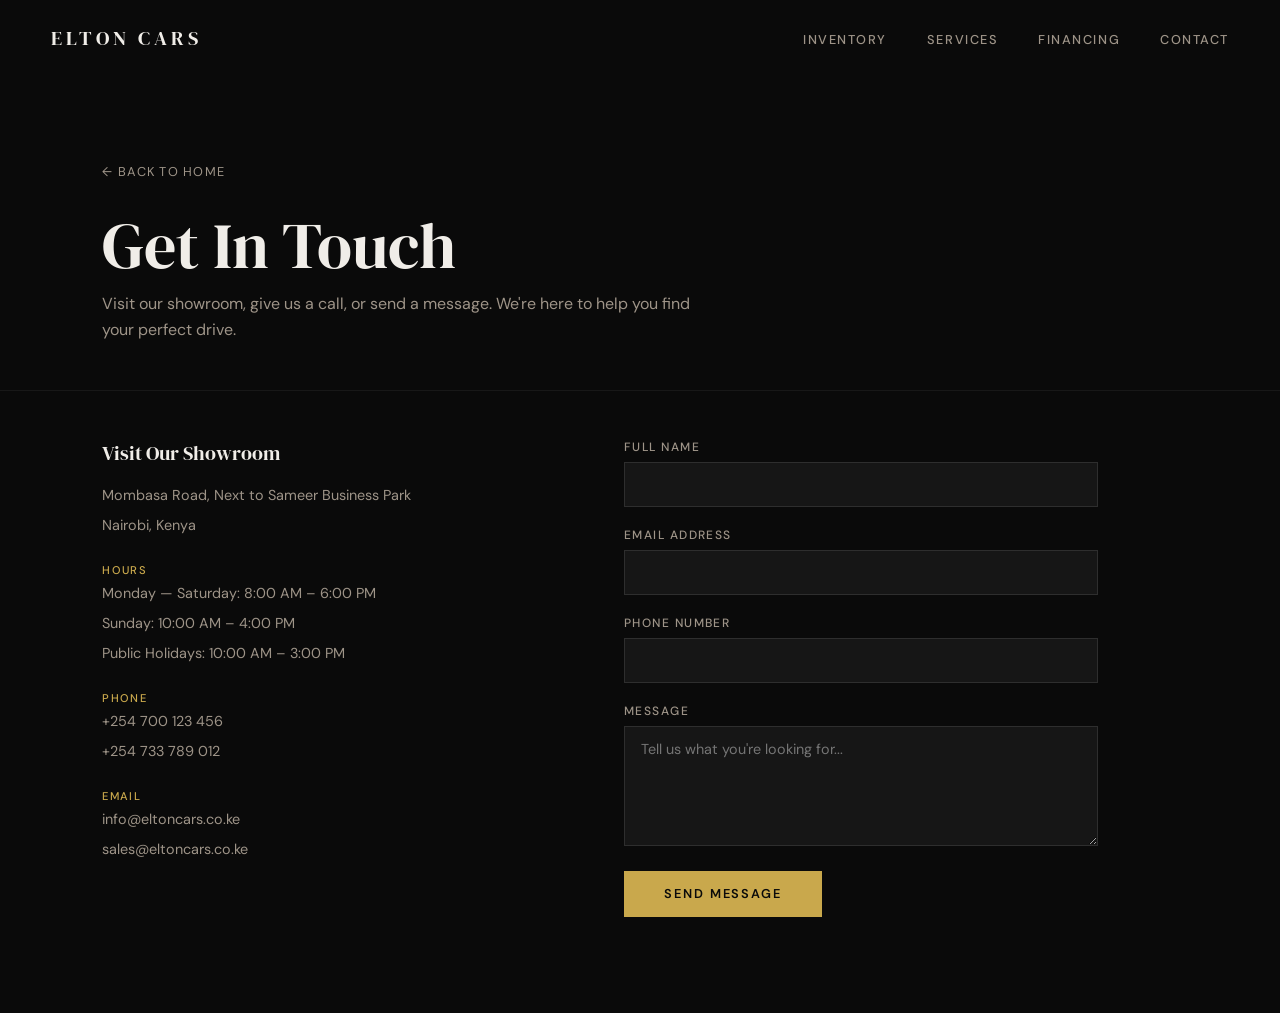
<file: contact.html>
<!DOCTYPE html>
<html lang="en">
<head>
  <meta charset="UTF-8">
  <meta name="viewport" content="width=device-width, initial-scale=1.0">
  <title>Contact — Elton Cars Kenya</title>
  <link rel="preconnect" href="https://fonts.googleapis.com">
  <link rel="preconnect" href="https://fonts.gstatic.com" crossorigin>
  <link href="https://fonts.googleapis.com/css2?family=DM+Serif+Display:ital@0;1&family=DM+Sans:ital,opsz,wght@0,9..40,300;0,9..40,500;0,9..40,600;0,9..40,700;1,9..40,400&display=swap" rel="stylesheet">
  <link rel="stylesheet" href="css/style.css">
  <link rel="stylesheet" href="css/pages.css">
</head>
<body>
  <header class="site-header">
    <nav>
      <a href="index.html" class="logo">ELTON CARS</a>
      <input type="checkbox" id="nav-toggle" class="nav-toggle">
      <label for="nav-toggle" class="nav-burger" aria-label="Toggle navigation menu">
        <span></span>
        <span></span>
        <span></span>
      </label>
      <ul class="nav-links">
        <li><a href="inventory.html">Inventory</a></li>
        <li><a href="services.html">Services</a></li>
        <li><a href="financing.html">Financing</a></li>
        <li><a href="contact.html">Contact</a></li>
      </ul>
    </nav>
  </header>

  <main class="page">
    <section class="page-hero">
      <a href="index.html" class="back-link">&larr; Back to Home</a>
      <h1>Get In Touch</h1>
      <p>Visit our showroom, give us a call, or send a message. We're here to help you find your perfect drive.</p>
    </section>

    <section class="page-content">
      <div class="contact-grid">
        <div class="contact-info">
          <h3>Visit Our Showroom</h3>
          <p>Mombasa Road, Next to Sameer Business Park</p>
          <p>Nairobi, Kenya</p>

          <span class="label">Hours</span>
          <p>Monday — Saturday: 8:00 AM – 6:00 PM</p>
          <p>Sunday: 10:00 AM – 4:00 PM</p>
          <p>Public Holidays: 10:00 AM – 3:00 PM</p>

          <span class="label">Phone</span>
          <p>+254 700 123 456</p>
          <p>+254 733 789 012</p>

          <span class="label">Email</span>
          <p>info@eltoncars.co.ke</p>
          <p>sales@eltoncars.co.ke</p>
        </div>

        <div class="contact-form">
          <form onsubmit="event.preventDefault(); alert('Thank you. We will get back to you shortly.');">
            <label for="name">Full Name</label>
            <input type="text" id="name" required>

            <label for="email">Email Address</label>
            <input type="email" id="email" required>

            <label for="phone">Phone Number</label>
            <input type="tel" id="phone">

            <label for="message">Message</label>
            <textarea id="message" placeholder="Tell us what you're looking for..." required></textarea>

            <button type="submit">Send Message</button>
          </form>
        </div>
      </div>
    </section>
  </main>
</body>
</html>
</file>
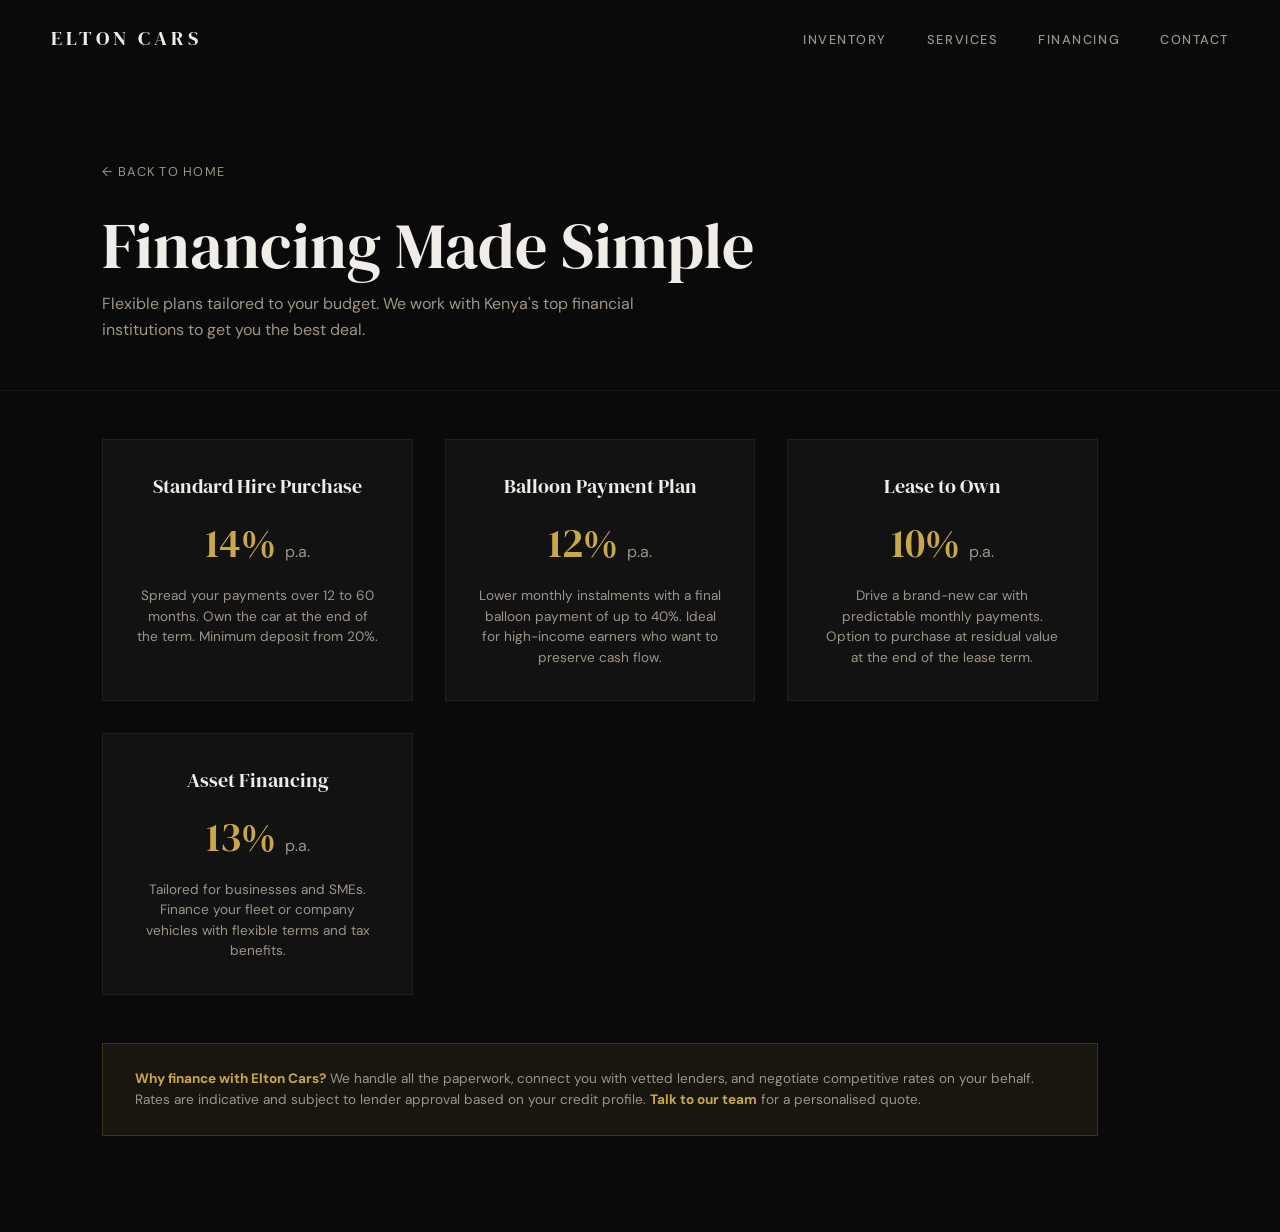
<file: financing.html>
<!DOCTYPE html>
<html lang="en">
<head>
  <meta charset="UTF-8">
  <meta name="viewport" content="width=device-width, initial-scale=1.0">
  <title>Financing — Elton Cars Kenya</title>
  <link rel="preconnect" href="https://fonts.googleapis.com">
  <link rel="preconnect" href="https://fonts.gstatic.com" crossorigin>
  <link href="https://fonts.googleapis.com/css2?family=DM+Serif+Display:ital@0;1&family=DM+Sans:ital,opsz,wght@0,9..40,300;0,9..40,500;0,9..40,600;0,9..40,700;1,9..40,400&display=swap" rel="stylesheet">
  <link rel="stylesheet" href="css/style.css">
  <link rel="stylesheet" href="css/pages.css">
</head>
<body>
  <header class="site-header">
    <nav>
      <a href="index.html" class="logo">ELTON CARS</a>
      <input type="checkbox" id="nav-toggle" class="nav-toggle">
      <label for="nav-toggle" class="nav-burger" aria-label="Toggle navigation menu">
        <span></span>
        <span></span>
        <span></span>
      </label>
      <ul class="nav-links">
        <li><a href="inventory.html">Inventory</a></li>
        <li><a href="services.html">Services</a></li>
        <li><a href="financing.html">Financing</a></li>
        <li><a href="contact.html">Contact</a></li>
      </ul>
    </nav>
  </header>

  <main class="page">
    <section class="page-hero">
      <a href="index.html" class="back-link">&larr; Back to Home</a>
      <h1>Financing Made Simple</h1>
      <p>Flexible plans tailored to your budget. We work with Kenya's top financial institutions to get you the best deal.</p>
    </section>

    <section class="page-content">
      <div class="finance-grid">
        <div class="finance-card">
          <h3>Standard Hire Purchase</h3>
          <div class="rate">14% <span>p.a.</span></div>
          <p>Spread your payments over 12 to 60 months. Own the car at the end of the term. Minimum deposit from 20%.</p>
        </div>

        <div class="finance-card">
          <h3>Balloon Payment Plan</h3>
          <div class="rate">12% <span>p.a.</span></div>
          <p>Lower monthly instalments with a final balloon payment of up to 40%. Ideal for high-income earners who want to preserve cash flow.</p>
        </div>

        <div class="finance-card">
          <h3>Lease to Own</h3>
          <div class="rate">10% <span>p.a.</span></div>
          <p>Drive a brand-new car with predictable monthly payments. Option to purchase at residual value at the end of the lease term.</p>
        </div>

        <div class="finance-card">
          <h3>Asset Financing</h3>
          <div class="rate">13% <span>p.a.</span></div>
          <p>Tailored for businesses and SMEs. Finance your fleet or company vehicles with flexible terms and tax benefits.</p>
        </div>
      </div>

      <div class="finance-note">
        <strong>Why finance with Elton Cars?</strong> We handle all the paperwork, connect you with vetted lenders, and negotiate competitive rates on your behalf. Rates are indicative and subject to lender approval based on your credit profile. <strong>Talk to our team</strong> for a personalised quote.
      </div>
    </section>
  </main>
</body>
</html>
</file>
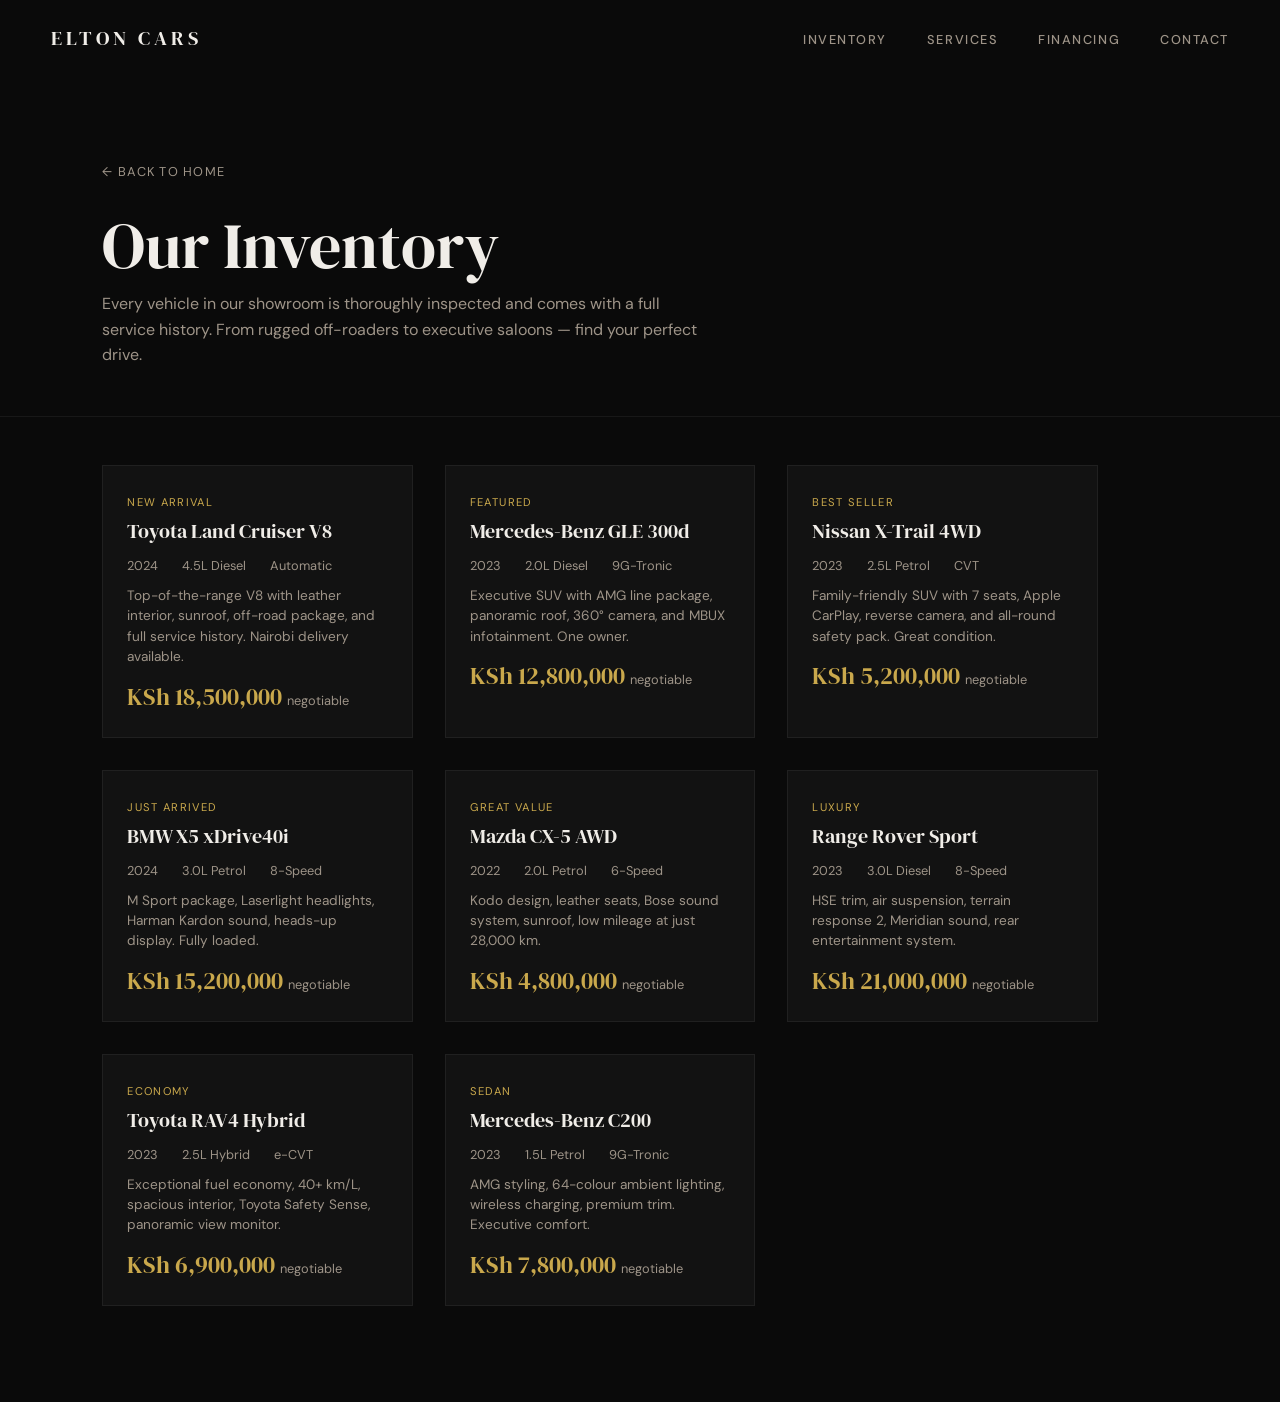
<file: inventory.html>
<!DOCTYPE html>
<html lang="en">
<head>
  <meta charset="UTF-8">
  <meta name="viewport" content="width=device-width, initial-scale=1.0">
  <title>Inventory — Elton Cars Kenya</title>
  <link rel="preconnect" href="https://fonts.googleapis.com">
  <link rel="preconnect" href="https://fonts.gstatic.com" crossorigin>
  <link href="https://fonts.googleapis.com/css2?family=DM+Serif+Display:ital@0;1&family=DM+Sans:ital,opsz,wght@0,9..40,300;0,9..40,500;0,9..40,600;0,9..40,700;1,9..40,400&display=swap" rel="stylesheet">
  <link rel="stylesheet" href="css/style.css">
  <link rel="stylesheet" href="css/pages.css">
</head>
<body>
  <header class="site-header">
    <nav>
      <a href="index.html" class="logo">ELTON CARS</a>
      <input type="checkbox" id="nav-toggle" class="nav-toggle">
      <label for="nav-toggle" class="nav-burger" aria-label="Toggle navigation menu">
        <span></span>
        <span></span>
        <span></span>
      </label>
      <ul class="nav-links">
        <li><a href="inventory.html">Inventory</a></li>
        <li><a href="services.html">Services</a></li>
        <li><a href="financing.html">Financing</a></li>
        <li><a href="contact.html">Contact</a></li>
      </ul>
    </nav>
  </header>

  <main class="page">
    <section class="page-hero">
      <a href="index.html" class="back-link">&larr; Back to Home</a>
      <h1>Our Inventory</h1>
      <p>Every vehicle in our showroom is thoroughly inspected and comes with a full service history. From rugged off-roaders to executive saloons — find your perfect drive.</p>
    </section>

    <section class="page-content">
      <div class="inventory-grid">
        <div class="car-card">
          <div class="car-card-body">
            <span class="car-tag">New arrival</span>
            <h3>Toyota Land Cruiser V8</h3>
            <div class="car-specs">
              <span>2024</span>
              <span>4.5L Diesel</span>
              <span>Automatic</span>
            </div>
            <p style="color:var(--text-muted);font-size:0.85rem;line-height:1.5;margin-top:0.5rem;">Top-of-the-range V8 with leather interior, sunroof, off-road package, and full service history. Nairobi delivery available.</p>
            <div class="car-price">KSh 18,500,000 <span>negotiable</span></div>
          </div>
        </div>

        <div class="car-card">
          <div class="car-card-body">
            <span class="car-tag">Featured</span>
            <h3>Mercedes-Benz GLE 300d</h3>
            <div class="car-specs">
              <span>2023</span>
              <span>2.0L Diesel</span>
              <span>9G-Tronic</span>
            </div>
            <p style="color:var(--text-muted);font-size:0.85rem;line-height:1.5;margin-top:0.5rem;">Executive SUV with AMG line package, panoramic roof, 360&deg; camera, and MBUX infotainment. One owner.</p>
            <div class="car-price">KSh 12,800,000 <span>negotiable</span></div>
          </div>
        </div>

        <div class="car-card">
          <div class="car-card-body">
            <span class="car-tag">Best seller</span>
            <h3>Nissan X-Trail 4WD</h3>
            <div class="car-specs">
              <span>2023</span>
              <span>2.5L Petrol</span>
              <span>CVT</span>
            </div>
            <p style="color:var(--text-muted);font-size:0.85rem;line-height:1.5;margin-top:0.5rem;">Family-friendly SUV with 7 seats, Apple CarPlay, reverse camera, and all-round safety pack. Great condition.</p>
            <div class="car-price">KSh 5,200,000 <span>negotiable</span></div>
          </div>
        </div>

        <div class="car-card">
          <div class="car-card-body">
            <span class="car-tag">Just arrived</span>
            <h3>BMW X5 xDrive40i</h3>
            <div class="car-specs">
              <span>2024</span>
              <span>3.0L Petrol</span>
              <span>8-Speed</span>
            </div>
            <p style="color:var(--text-muted);font-size:0.85rem;line-height:1.5;margin-top:0.5rem;">M Sport package, Laserlight headlights, Harman Kardon sound, heads-up display. Fully loaded.</p>
            <div class="car-price">KSh 15,200,000 <span>negotiable</span></div>
          </div>
        </div>

        <div class="car-card">
          <div class="car-card-body">
            <span class="car-tag">Great value</span>
            <h3>Mazda CX-5 AWD</h3>
            <div class="car-specs">
              <span>2022</span>
              <span>2.0L Petrol</span>
              <span>6-Speed</span>
            </div>
            <p style="color:var(--text-muted);font-size:0.85rem;line-height:1.5;margin-top:0.5rem;">Kodo design, leather seats, Bose sound system, sunroof, low mileage at just 28,000 km.</p>
            <div class="car-price">KSh 4,800,000 <span>negotiable</span></div>
          </div>
        </div>

        <div class="car-card">
          <div class="car-card-body">
            <span class="car-tag">Luxury</span>
            <h3>Range Rover Sport</h3>
            <div class="car-specs">
              <span>2023</span>
              <span>3.0L Diesel</span>
              <span>8-Speed</span>
            </div>
            <p style="color:var(--text-muted);font-size:0.85rem;line-height:1.5;margin-top:0.5rem;">HSE trim, air suspension, terrain response 2, Meridian sound, rear entertainment system.</p>
            <div class="car-price">KSh 21,000,000 <span>negotiable</span></div>
          </div>
        </div>

        <div class="car-card">
          <div class="car-card-body">
            <span class="car-tag">Economy</span>
            <h3>Toyota RAV4 Hybrid</h3>
            <div class="car-specs">
              <span>2023</span>
              <span>2.5L Hybrid</span>
              <span>e-CVT</span>
            </div>
            <p style="color:var(--text-muted);font-size:0.85rem;line-height:1.5;margin-top:0.5rem;">Exceptional fuel economy, 40+ km/L, spacious interior, Toyota Safety Sense, panoramic view monitor.</p>
            <div class="car-price">KSh 6,900,000 <span>negotiable</span></div>
          </div>
        </div>

        <div class="car-card">
          <div class="car-card-body">
            <span class="car-tag">Sedan</span>
            <h3>Mercedes-Benz C200</h3>
            <div class="car-specs">
              <span>2023</span>
              <span>1.5L Petrol</span>
              <span>9G-Tronic</span>
            </div>
            <p style="color:var(--text-muted);font-size:0.85rem;line-height:1.5;margin-top:0.5rem;">AMG styling, 64-colour ambient lighting, wireless charging, premium trim. Executive comfort.</p>
            <div class="car-price">KSh 7,800,000 <span>negotiable</span></div>
          </div>
        </div>
      </div>
    </section>
  </main>
</body>
</html>
</file>
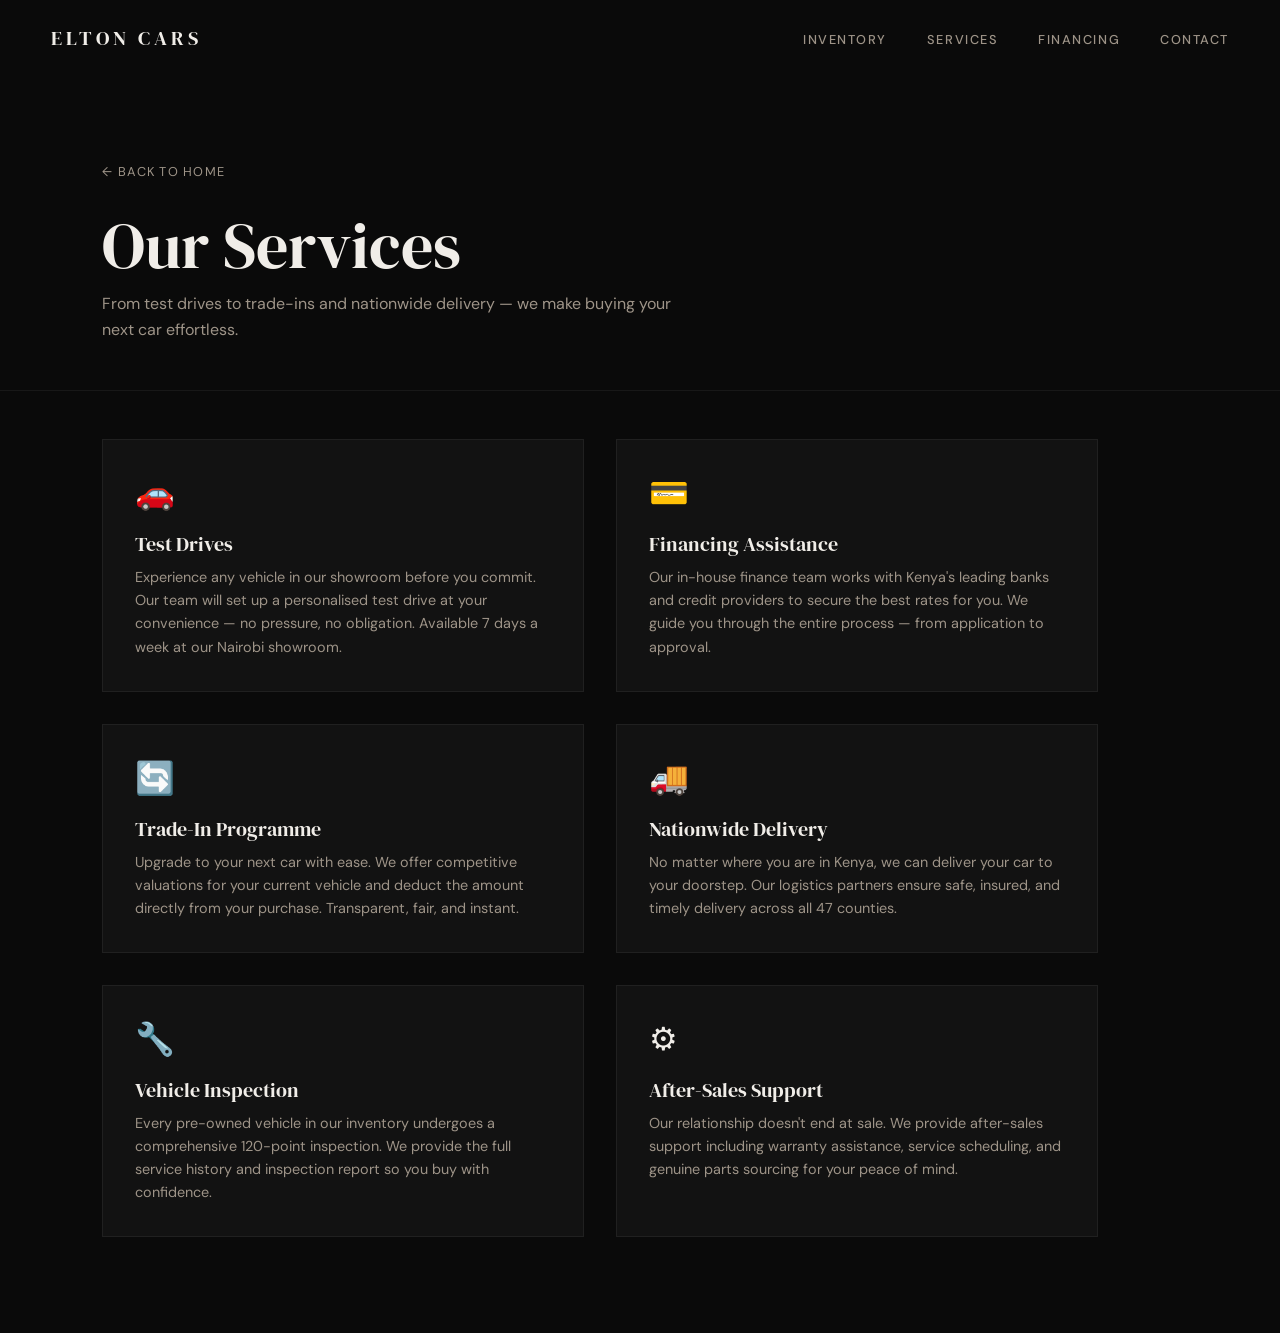
<file: services.html>
<!DOCTYPE html>
<html lang="en">
<head>
  <meta charset="UTF-8">
  <meta name="viewport" content="width=device-width, initial-scale=1.0">
  <title>Services — Elton Cars Kenya</title>
  <link rel="preconnect" href="https://fonts.googleapis.com">
  <link rel="preconnect" href="https://fonts.gstatic.com" crossorigin>
  <link href="https://fonts.googleapis.com/css2?family=DM+Serif+Display:ital@0;1&family=DM+Sans:ital,opsz,wght@0,9..40,300;0,9..40,500;0,9..40,600;0,9..40,700;1,9..40,400&display=swap" rel="stylesheet">
  <link rel="stylesheet" href="css/style.css">
  <link rel="stylesheet" href="css/pages.css">
</head>
<body>
  <header class="site-header">
    <nav>
      <a href="index.html" class="logo">ELTON CARS</a>
      <input type="checkbox" id="nav-toggle" class="nav-toggle">
      <label for="nav-toggle" class="nav-burger" aria-label="Toggle navigation menu">
        <span></span>
        <span></span>
        <span></span>
      </label>
      <ul class="nav-links">
        <li><a href="inventory.html">Inventory</a></li>
        <li><a href="services.html">Services</a></li>
        <li><a href="financing.html">Financing</a></li>
        <li><a href="contact.html">Contact</a></li>
      </ul>
    </nav>
  </header>

  <main class="page">
    <section class="page-hero">
      <a href="index.html" class="back-link">&larr; Back to Home</a>
      <h1>Our Services</h1>
      <p>From test drives to trade-ins and nationwide delivery — we make buying your next car effortless.</p>
    </section>

    <section class="page-content">
      <div class="service-list">
        <div class="service-item">
          <span class="icon">&#128663;</span>
          <h3>Test Drives</h3>
          <p>Experience any vehicle in our showroom before you commit. Our team will set up a personalised test drive at your convenience — no pressure, no obligation. Available 7 days a week at our Nairobi showroom.</p>
        </div>

        <div class="service-item">
          <span class="icon">&#128179;</span>
          <h3>Financing Assistance</h3>
          <p>Our in-house finance team works with Kenya's leading banks and credit providers to secure the best rates for you. We guide you through the entire process — from application to approval.</p>
        </div>

        <div class="service-item">
          <span class="icon">&#128260;</span>
          <h3>Trade-In Programme</h3>
          <p>Upgrade to your next car with ease. We offer competitive valuations for your current vehicle and deduct the amount directly from your purchase. Transparent, fair, and instant.</p>
        </div>

        <div class="service-item">
          <span class="icon">&#128666;</span>
          <h3>Nationwide Delivery</h3>
          <p>No matter where you are in Kenya, we can deliver your car to your doorstep. Our logistics partners ensure safe, insured, and timely delivery across all 47 counties.</p>
        </div>

        <div class="service-item">
          <span class="icon">&#128295;</span>
          <h3>Vehicle Inspection</h3>
          <p>Every pre-owned vehicle in our inventory undergoes a comprehensive 120-point inspection. We provide the full service history and inspection report so you buy with confidence.</p>
        </div>

        <div class="service-item">
          <span class="icon">&#9881;</span>
          <h3>After-Sales Support</h3>
          <p>Our relationship doesn't end at sale. We provide after-sales support including warranty assistance, service scheduling, and genuine parts sourcing for your peace of mind.</p>
        </div>
      </div>
    </section>
  </main>
</body>
</html>
</file>
<file: css/style.css>
:root {
  --bg-light: #f5f3f0;
  --bg-dark: #0a0a0a;
  --bg-accent: #1a1510;
  --text-on-light: #0a0a0a;
  --text-on-dark: #f0ede8;
  --text-muted: #9e9488;
  --accent: #c9a84c;
  --accent-dim: #a08530;
  --font-display: 'DM Serif Display', serif;
  --font-body: 'DM Sans', sans-serif;
  --section-label: #9e9488;
  --overlay-opacity: 0.9;
}

*, *::before, *::after {
  margin: 0;
  padding: 0;
  box-sizing: border-box;
}

html {
  scroll-behavior: auto;
}

body {
  font-family: var(--font-body);
  background: var(--bg-dark);
  color: var(--text-on-dark);
  overflow-x: hidden;
  -webkit-font-smoothing: antialiased;
  -moz-osx-font-smoothing: grayscale;
  -webkit-tap-highlight-color: transparent;
}

/* ─── Loader ─── */
#loader {
  position: fixed;
  inset: 0;
  z-index: 1000;
  display: flex;
  flex-direction: column;
  align-items: center;
  justify-content: center;
  background: var(--bg-dark);
  color: var(--text-on-dark);
  font-family: var(--font-display);
  transition: opacity 0.8s ease, visibility 0.8s ease;
}

#loader.hidden {
  opacity: 0;
  visibility: hidden;
  pointer-events: none;
}

.loader-brand {
  font-size: 2rem;
  letter-spacing: 0.3em;
  margin-bottom: 2rem;
  color: var(--accent);
}

#loader-bar-track {
  width: 240px;
  height: 2px;
  background: rgba(255,255,255,0.1);
  border-radius: 2px;
  overflow: hidden;
}

#loader-bar {
  width: 0%;
  height: 100%;
  background: var(--accent);
  border-radius: 2px;
  transition: width 0.3s ease;
}

#loader-percent {
  margin-top: 1rem;
  font-size: 0.75rem;
  letter-spacing: 0.15em;
  font-family: var(--font-body);
  color: var(--text-muted);
}

/* ─── Site Header ─── */
.site-header {
  position: fixed;
  top: 0;
  left: 0;
  right: 0;
  z-index: 100;
  padding: 1.5rem 4vw;
  pointer-events: none;
}

.site-header nav {
  display: flex;
  justify-content: space-between;
  align-items: center;
  pointer-events: auto;
}

.logo {
  font-family: var(--font-display);
  font-size: 1.25rem;
  letter-spacing: 0.2em;
  color: var(--text-on-dark);
  text-decoration: none;
}

.nav-links {
  display: flex;
  gap: 2.5rem;
  list-style: none;
}

.nav-toggle {
  display: none;
}

.nav-burger {
  display: none;
}

.nav-links a {
  color: var(--text-muted);
  text-decoration: none;
  font-size: 0.8rem;
  letter-spacing: 0.12em;
  text-transform: uppercase;
  transition: color 0.3s ease;
  font-weight: 500;
}

.nav-links a:hover {
  color: var(--accent);
}

/* ─── Hero Standalone ─── */
.hero-standalone {
  position: fixed;
  top: 0;
  left: 0;
  width: 100%;
  height: 100vh;
  height: 100dvh;
  z-index: 10;
  display: flex;
  align-items: center;
  justify-content: center;
  background: var(--bg-dark);
  pointer-events: none;
}

.hero-content {
  text-align: center;
  max-width: 800px;
  padding: 0 4vw;
}

.hero-standalone .section-label {
  font-family: var(--font-body);
  font-size: 0.7rem;
  letter-spacing: 0.2em;
  text-transform: uppercase;
  color: var(--text-muted);
  margin-bottom: 1.5rem;
  display: block;
}

.hero-heading {
  font-family: var(--font-display);
  font-size: clamp(3.5rem, 10vw, 10rem);
  line-height: 0.9;
  color: var(--text-on-dark);
  margin-bottom: 1.5rem;
  font-weight: 400;
}

.hero-heading .word {
  display: inline-block;
}

.hero-tagline {
  font-size: 1rem;
  letter-spacing: 0.15em;
  text-transform: uppercase;
  color: var(--accent);
  font-weight: 500;
}

.scroll-indicator {
  position: absolute;
  bottom: 3rem;
  left: 50%;
  transform: translateX(-50%);
  display: flex;
  flex-direction: column;
  align-items: center;
  gap: 0.75rem;
  opacity: 0.4;
}

.scroll-indicator span {
  font-size: 0.6rem;
  letter-spacing: 0.2em;
  text-transform: uppercase;
  color: var(--text-muted);
}

.scroll-indicator svg {
  animation: scrollBounce 2s ease-in-out infinite;
}

@keyframes scrollBounce {
  0%, 100% { transform: translateY(0); opacity: 0.5; }
  50% { transform: translateY(6px); opacity: 1; }
}

/* ─── Canvas ─── */
.canvas-wrap {
  position: fixed;
  top: 0;
  left: 0;
  width: 100%;
  height: 100vh;
  height: 100dvh;
  z-index: 5;
  background: var(--bg-dark);
}

.canvas-wrap canvas {
  display: block;
  width: 100%;
  height: 100%;
}

/* ─── Dark Overlay ─── */
#dark-overlay {
  position: fixed;
  inset: 0;
  z-index: 6;
  background: var(--bg-dark);
  opacity: 0;
  pointer-events: none;
}

/* ─── Marquee ─── */
.marquee-wrap {
  position: fixed;
  bottom: 4rem;
  left: 0;
  width: 100%;
  z-index: 7;
  pointer-events: none;
  opacity: 0;
  overflow: hidden;
}

.marquee-text {
  font-family: var(--font-display);
  font-size: 10vw;
  line-height: 1;
  color: rgba(201, 168, 76, 0.08);
  white-space: nowrap;
  text-transform: uppercase;
  letter-spacing: 0.02em;
  font-weight: 400;
}

/* ─── Scroll Container ─── */
#scroll-container {
  position: relative;
  z-index: 8;
  height: 300vh;
}

/* ─── Scroll Sections ─── */
.scroll-section {
  position: absolute;
  left: 0;
  width: 100%;
  padding: 0 4vw;
  opacity: 0;
  pointer-events: none;
}

.scroll-section[data-persist="true"] {
  pointer-events: auto;
}

/* Side-aligned text zones */
.align-left {
  padding-left: 5vw;
  padding-right: 55vw;
}

.align-right {
  padding-left: 55vw;
  padding-right: 5vw;
}

.align-left .section-inner,
.align-right .section-inner {
  max-width: 40vw;
}

.section-inner {
  position: relative;
  background: rgba(0,0,0,0.55);
  padding: 1.5rem 2rem;
  backdrop-filter: blur(6px);
  -webkit-backdrop-filter: blur(6px);
  border-left: 2px solid var(--accent);
}

.align-right .section-inner {
  border-left: none;
  border-right: 2px solid var(--accent);
}

.section-stats .stats-grid {
  background: rgba(0,0,0,0.55);
  padding: 2.5rem 3rem;
  backdrop-filter: blur(6px);
  -webkit-backdrop-filter: blur(6px);
}

.section-label {
  font-family: var(--font-body);
  font-size: 0.7rem;
  letter-spacing: 0.2em;
  text-transform: uppercase;
  color: var(--section-label);
  display: block;
  margin-bottom: 1rem;
  font-weight: 500;
}

.section-heading {
  font-family: var(--font-display);
  font-size: clamp(2.5rem, 4vw, 4rem);
  line-height: 1.05;
  color: var(--text-on-dark);
  margin-bottom: 1.25rem;
  font-weight: 400;
}

.section-body {
  font-size: 1rem;
  line-height: 1.7;
  color: var(--text-muted);
  margin-bottom: 1rem;
  font-weight: 300;
}

.section-note {
  font-size: 0.8rem;
  line-height: 1.6;
  color: var(--accent);
  font-weight: 500;
  letter-spacing: 0.02em;
}

/* ─── Stats Section ─── */
.section-stats {
  padding: 0 4vw;
}

.section-stats .section-inner {
  max-width: none;
}

.stats-grid {
  display: flex;
  justify-content: center;
  gap: 6vw;
}

.stat {
  text-align: center;
  display: flex;
  flex-direction: column;
  align-items: center;
}

.stat-number {
  font-family: var(--font-display);
  font-size: clamp(3rem, 5vw, 5rem);
  line-height: 1;
  color: var(--accent);
  display: inline-block;
}

.stat-suffix {
  font-family: var(--font-display);
  font-size: clamp(1.5rem, 2.5vw, 2.5rem);
  color: var(--accent);
  opacity: 0.6;
  margin-top: -0.2em;
  display: inline-block;
}

.stat-label {
  font-family: var(--font-body);
  font-size: 0.75rem;
  letter-spacing: 0.15em;
  text-transform: uppercase;
  color: var(--text-muted);
  margin-top: 0.5rem;
  font-weight: 500;
}

/* ─── CTA Button ─── */
.cta-button {
  display: inline-block;
  padding: 0.9rem 2.5rem;
  background: var(--accent);
  color: var(--bg-dark);
  text-decoration: none;
  font-family: var(--font-body);
  font-size: 0.8rem;
  letter-spacing: 0.15em;
  text-transform: uppercase;
  font-weight: 600;
  transition: background 0.3s ease, transform 0.3s ease;
  margin-top: 0.5rem;
}

.cta-button:hover {
  background: var(--accent-dim);
  transform: translateY(-2px);
}

/* ─── Mobile ─── */
@media (max-width: 768px) {
  .align-left,
  .align-right {
    padding-left: 4vw;
    padding-right: 4vw;
  }

  .align-left .section-inner,
  .align-right .section-inner {
    max-width: 100%;
  }

  .section-heading {
    font-size: clamp(2rem, 8vw, 3rem);
  }

  .stats-grid {
    flex-direction: column;
    gap: 3rem;
    align-items: center;
  }

  .nav-links {
    position: fixed;
    inset: 0;
    height: 100%;
    background: var(--bg-accent);
    flex-direction: column;
    align-items: center;
    justify-content: center;
    gap: 2.5rem;
    z-index: 150;
    transform: translateX(100%);
    transition: transform 0.4s ease;
  }

  .nav-toggle:checked ~ .nav-links {
    transform: translateX(0);
  }

  .nav-links a {
    font-size: 1.1rem;
    letter-spacing: 0.15em;
    padding: 0.75rem 1rem;
    color: var(--text-on-dark);
  }

  .nav-burger {
    display: flex;
    flex-direction: column;
    gap: 5px;
    cursor: pointer;
    z-index: 200;
    padding: 6px 0;
  }

  .nav-burger span {
    width: 26px;
    height: 2px;
    background: var(--text-on-dark);
    transition: transform 0.3s ease, opacity 0.3s ease;
  }

  .nav-toggle:checked ~ .nav-burger span:nth-child(1) {
    transform: translateY(7px) rotate(45deg);
  }

  .nav-toggle:checked ~ .nav-burger span:nth-child(2) {
    opacity: 0;
  }

  .nav-toggle:checked ~ .nav-burger span:nth-child(3) {
    transform: translateY(-7px) rotate(-45deg);
  }

  .site-header {
    padding: calc(1rem + env(safe-area-inset-top, 0px)) 4vw;
  }

  .marquee-text {
    font-size: 14vw;
  }

  #scroll-container {
    height: 450vh;
  }

  .hero-heading {
    font-size: clamp(2.5rem, 15vw, 4rem);
  }

  .hero-content {
    padding: 0 6vw;
  }

  .hero-tagline {
    font-size: 0.8rem;
    letter-spacing: 0.12em;
  }

  .scroll-indicator {
    bottom: calc(1.5rem + env(safe-area-inset-bottom, 0px));
  }

  .section-inner {
    padding: 1.25rem;
  }

  .cta-button {
    width: 100%;
    text-align: center;
    padding: 1rem;
  }

  .loader-brand {
    font-size: 1.5rem;
  }
}
</file>
<file: css/pages.css>
/* ─── Sub-page styles ─── */

.page {
  min-height: 100vh;
  min-height: 100dvh;
  background: var(--bg-dark);
  padding-top: 6rem;
}

.page-hero {
  padding: 4rem 8vw 3rem;
  border-bottom: 1px solid rgba(255,255,255,0.06);
}

.page-hero h1 {
  font-family: var(--font-display);
  font-size: clamp(2.5rem, 5vw, 4.5rem);
  line-height: 1.05;
  color: var(--text-on-dark);
  margin-bottom: 0.75rem;
  font-weight: 400;
}

.page-hero p {
  font-size: 1rem;
  color: var(--text-muted);
  max-width: 600px;
  line-height: 1.6;
}

.page-content {
  padding: 3rem 8vw 6rem;
  max-width: 1200px;
}

/* ─── Inventory Grid ─── */
.inventory-grid {
  display: grid;
  grid-template-columns: repeat(auto-fill, minmax(300px, 1fr));
  gap: 2rem;
}

.car-card {
  background: rgba(255,255,255,0.03);
  border: 1px solid rgba(255,255,255,0.06);
  overflow: hidden;
  transition: border-color 0.3s ease, transform 0.3s ease;
}

.car-card:hover {
  border-color: var(--accent);
  transform: translateY(-4px);
}

.car-card img {
  width: 100%;
  height: 200px;
  object-fit: cover;
  display: block;
  background: #1a1a1a;
}

.car-card-body {
  padding: 1.5rem;
}

.car-card-body h3 {
  font-family: var(--font-display);
  font-size: 1.25rem;
  color: var(--text-on-dark);
  margin-bottom: 0.25rem;
  font-weight: 400;
}

.car-card-body .car-tag {
  font-size: 0.7rem;
  text-transform: uppercase;
  letter-spacing: 0.12em;
  color: var(--accent);
  margin-bottom: 0.5rem;
  display: inline-block;
}

.car-card-body .car-specs {
  display: flex;
  gap: 1.5rem;
  margin: 0.75rem 0;
  font-size: 0.8rem;
  color: var(--text-muted);
}

.car-card-body .car-price {
  font-family: var(--font-display);
  font-size: 1.5rem;
  color: var(--accent);
  margin-top: 0.75rem;
}

.car-card-body .car-price span {
  font-size: 0.8rem;
  color: var(--text-muted);
  font-family: var(--font-body);
}

/* ─── Services List ─── */
.service-list {
  display: grid;
  grid-template-columns: repeat(auto-fill, minmax(320px, 1fr));
  gap: 2rem;
}

.service-item {
  padding: 2rem;
  background: rgba(255,255,255,0.03);
  border: 1px solid rgba(255,255,255,0.06);
  transition: border-color 0.3s ease;
}

.service-item:hover {
  border-color: var(--accent);
}

.service-item .icon {
  font-size: 2rem;
  margin-bottom: 1rem;
  display: block;
}

.service-item h3 {
  font-family: var(--font-display);
  font-size: 1.25rem;
  color: var(--text-on-dark);
  margin-bottom: 0.5rem;
  font-weight: 400;
}

.service-item p {
  font-size: 0.9rem;
  color: var(--text-muted);
  line-height: 1.6;
}

/* ─── Financing ─── */
.finance-grid {
  display: grid;
  grid-template-columns: repeat(auto-fill, minmax(300px, 1fr));
  gap: 2rem;
  margin-bottom: 3rem;
}

.finance-card {
  padding: 2rem;
  background: rgba(255,255,255,0.03);
  border: 1px solid rgba(255,255,255,0.06);
  text-align: center;
  transition: border-color 0.3s ease;
}

.finance-card:hover {
  border-color: var(--accent);
}

.finance-card h3 {
  font-family: var(--font-display);
  font-size: 1.25rem;
  color: var(--text-on-dark);
  margin-bottom: 0.5rem;
  font-weight: 400;
}

.finance-card .rate {
  font-family: var(--font-display);
  font-size: 2.5rem;
  color: var(--accent);
  margin: 1rem 0;
}

.finance-card .rate span {
  font-size: 1rem;
  color: var(--text-muted);
  font-family: var(--font-body);
}

.finance-card p {
  font-size: 0.85rem;
  color: var(--text-muted);
  line-height: 1.5;
}

.finance-note {
  background: rgba(201,168,76,0.08);
  border: 1px solid rgba(201,168,76,0.2);
  padding: 1.5rem 2rem;
  color: var(--text-muted);
  font-size: 0.85rem;
  line-height: 1.6;
}

.finance-note strong {
  color: var(--accent);
}

/* ─── Contact ─── */
.contact-grid {
  display: grid;
  grid-template-columns: 1fr 1fr;
  gap: 3rem;
}

.contact-info h3 {
  font-family: var(--font-display);
  font-size: 1.25rem;
  color: var(--text-on-dark);
  margin-bottom: 1rem;
  font-weight: 400;
}

.contact-info p {
  font-size: 0.9rem;
  color: var(--text-muted);
  line-height: 1.8;
  margin-bottom: 0.25rem;
}

.contact-info .label {
  color: var(--accent);
  font-weight: 500;
  text-transform: uppercase;
  font-size: 0.7rem;
  letter-spacing: 0.12em;
  display: block;
  margin-top: 1.5rem;
  margin-bottom: 0.25rem;
}

.contact-form label {
  display: block;
  font-size: 0.75rem;
  text-transform: uppercase;
  letter-spacing: 0.12em;
  color: var(--text-muted);
  margin-bottom: 0.4rem;
  font-weight: 500;
}

.contact-form input,
.contact-form textarea {
  width: 100%;
  padding: 0.8rem 1rem;
  background: rgba(255,255,255,0.05);
  border: 1px solid rgba(255,255,255,0.1);
  color: var(--text-on-dark);
  font-family: var(--font-body);
  font-size: 0.9rem;
  margin-bottom: 1.25rem;
  outline: none;
  transition: border-color 0.3s ease;
}

.contact-form input:focus,
.contact-form textarea:focus {
  border-color: var(--accent);
}

.contact-form textarea {
  min-height: 120px;
  resize: vertical;
}

.contact-form button {
  padding: 0.9rem 2.5rem;
  background: var(--accent);
  color: var(--bg-dark);
  border: none;
  font-family: var(--font-body);
  font-size: 0.8rem;
  letter-spacing: 0.15em;
  text-transform: uppercase;
  font-weight: 600;
  cursor: pointer;
  transition: background 0.3s ease;
}

.contact-form button:hover {
  background: var(--accent-dim);
}

/* ─── Back link ─── */
.back-link {
  display: inline-block;
  color: var(--text-muted);
  text-decoration: none;
  font-size: 0.8rem;
  letter-spacing: 0.1em;
  text-transform: uppercase;
  margin-bottom: 2rem;
  transition: color 0.3s ease;
}

.back-link:hover {
  color: var(--accent);
}

/* ─── Mobile ─── */
@media (max-width: 768px) {
  .page {
    padding-top: 5rem;
  }
  .page-hero {
    padding: 2rem 5vw;
  }
  .page-hero h1 {
    font-size: clamp(2rem, 9vw, 3rem);
  }
  .page-content {
    padding: 2rem 5vw 4rem;
  }
  .inventory-grid {
    grid-template-columns: 1fr;
  }
  .service-list {
    grid-template-columns: 1fr;
  }
  .finance-grid {
    grid-template-columns: 1fr;
  }
  .contact-grid {
    grid-template-columns: 1fr;
    gap: 2.5rem;
  }
  .contact-info,
  .contact-form {
    padding: 0 0.5rem;
  }
  .contact-form input,
  .contact-form textarea {
    font-size: 1rem;
    -webkit-tap-highlight-color: transparent;
  }
  .contact-form button {
    width: 100%;
    padding: 1rem;
    -webkit-tap-highlight-color: transparent;
  }
  .back-link {
    margin-bottom: 1.5rem;
    padding: 0.5rem 0;
  }
  .car-card-body {
    padding: 1.25rem;
  }
}

@media (max-width: 420px) {
  .page-hero h1 {
    font-size: clamp(1.75rem, 8.5vw, 2.5rem);
  }
  .page-hero p {
    font-size: 0.9rem;
  }
}
</file>
